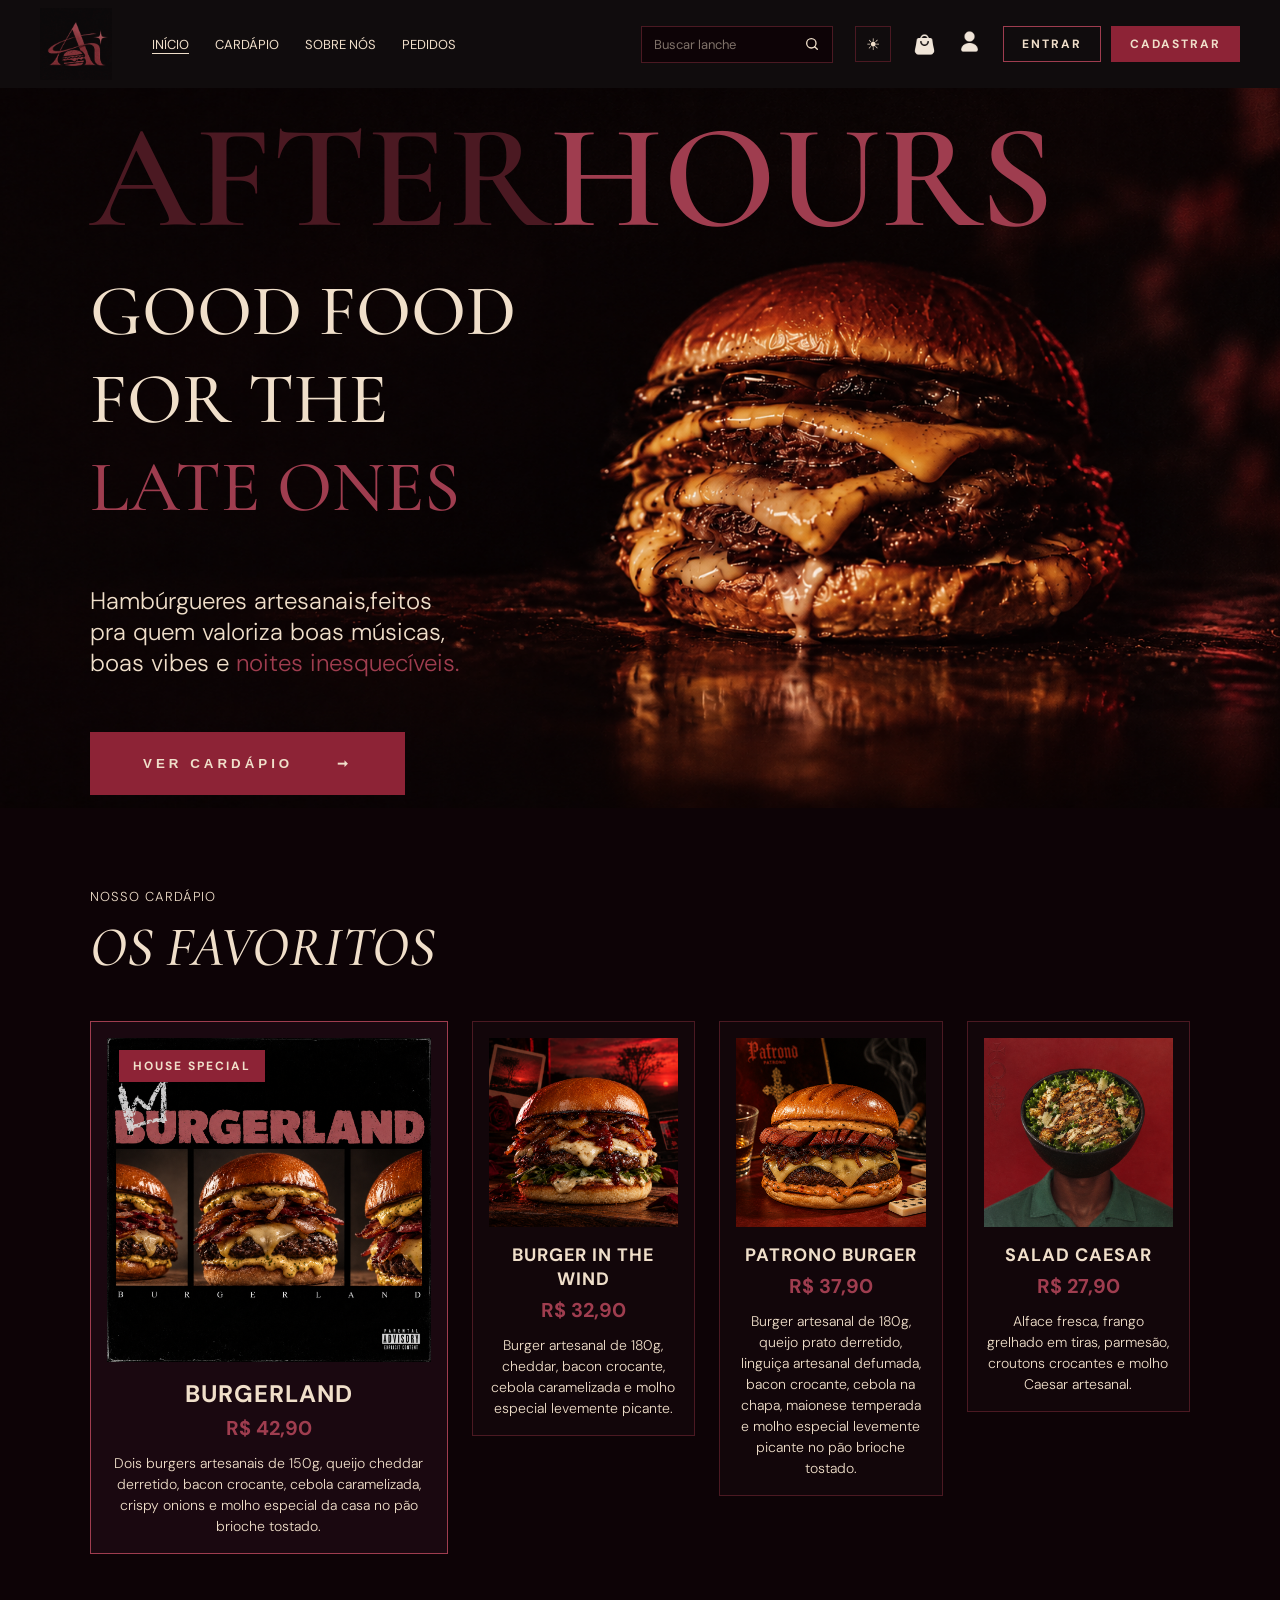
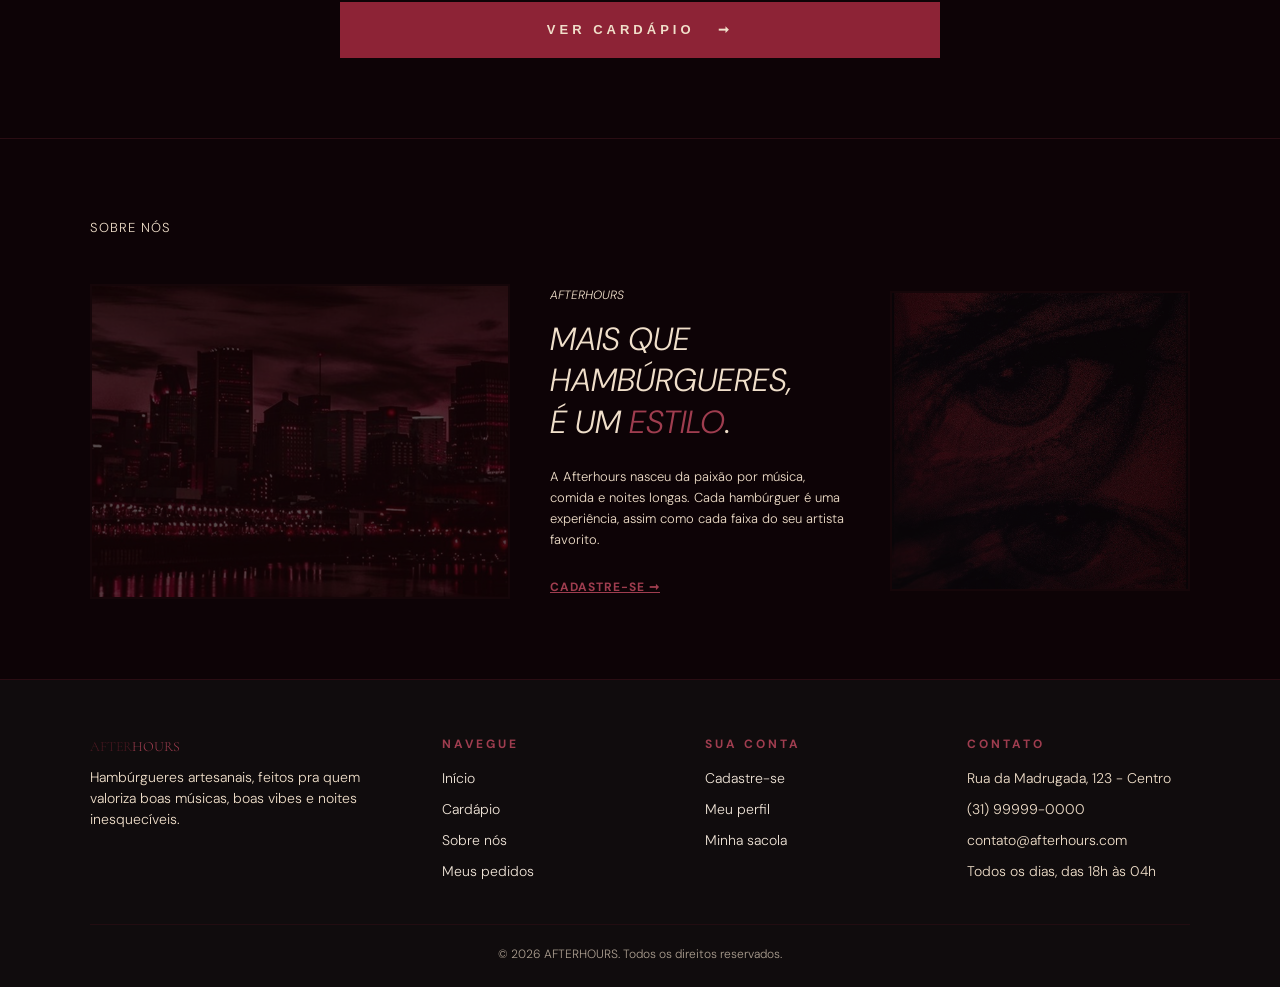
<file: index.html>
<!DOCTYPE html>
<html lang="pt-BR">
<head>
    <meta charset="UTF-8">
    <meta name="viewport" content="width=device-width, initial-scale=1.0">
    <title>AFTERHOURS</title>
    <link rel="stylesheet" href="style.css">
    <link rel="stylesheet" href="paginas.css">
    <link rel="stylesheet" href="tema.css">
    <script>try{document.documentElement.setAttribute("data-tema",localStorage.getItem("tema")==="\"claro\""?"claro":"escuro")}catch(e){}</script>
    <link rel="preconnect" href="https://fonts.googleapis.com">
    <link rel="preconnect" href="https://fonts.gstatic.com" crossorigin>
    <link href="https://fonts.googleapis.com/css2?family=DM+Sans:ital,opsz,wght@0,9..40,100..1000;1,9..40,100..1000&display=swap" rel="stylesheet">
    <link href="https://fonts.googleapis.com/css2?family=Cormorant+Garamond:ital,wght@0,300..700;1,300..700&display=swap" rel="stylesheet">
</head>
<body>
    <header class="header">
        <div class="header-container">
            <a href="index.html" class="logo">
                <img src="imgs/Logo.jpeg" alt="Logo" class="logoheader">
            </a>

            <nav class="nav-menu" id="nav-menu">
                <a href="index.html" class="active">INÍCIO</a>
                <a href="cardapio.html">CARDÁPIO</a>
                <a href="index.html#sobre">SOBRE NÓS</a>
                <a href="pedidos.html">PEDIDOS</a>
                <a href="perfil.html" class="so-mobile">PERFIL</a>
                <form class="form-busca busca-menu so-mobile" role="search">
                    <input type="search" name="q" placeholder="Buscar lanche" maxlength="40" aria-label="Buscar lanche">
                    <button type="submit" aria-label="Buscar"><svg width="16" height="16" viewBox="0 0 24 24" fill="none" stroke="currentColor" stroke-width="2" stroke-linecap="round"><circle cx="11" cy="11" r="7"></circle><path d="M20 20l-4-4"></path></svg></button>
                </form>
                <div class="conta conta-mobile so-mobile">
                    <button type="button" class="botao-entrar" data-abrir-login>ENTRAR</button>
                    <a href="cadastro.html" class="botao-cadastrar">CADASTRAR</a>
                </div>
            </nav>

            <div class="header-icons">
                <form class="form-busca busca-topo" role="search">
                    <input type="search" name="q" placeholder="Buscar lanche" maxlength="40" aria-label="Buscar lanche">
                    <button type="submit" aria-label="Buscar"><svg width="16" height="16" viewBox="0 0 24 24" fill="none" stroke="currentColor" stroke-width="2" stroke-linecap="round"><circle cx="11" cy="11" r="7"></circle><path d="M20 20l-4-4"></path></svg></button>
                </form>
                <button type="button" class="botao-tema" data-tema-botao aria-label="Alternar modo claro e escuro">☀</button>
                <a href="sacola.html" class="icone-sacola">
                    <img src="imgs/carrin.png" alt="Sacola">
                    <span class="contador zero" data-contador>0</span>
                </a>
                <a href="perfil.html" class="icone-perfil">
                    <img src="imgs/user.png" alt="Perfil">
                </a>
                <div class="conta conta-desktop">
                    <button type="button" class="botao-entrar" data-abrir-login>ENTRAR</button>
                    <a href="cadastro.html" class="botao-cadastrar">CADASTRAR</a>
                </div>
            </div>

            <button class="menu-toggle" id="menu-toggle" aria-label="Abrir menu">
                <span></span>
                <span></span>
                <span></span>
            </button>
        </div>
    </header>

    <div class="banner-container">
        <h1><span class="corzinha1">AFTER</span><span class="corzinha2">HOURS</span></h1>
        <h2>GOOD FOOD <br>FOR THE <br><span class="corzinha2">LATE ONES</span></h2>
        <br><br><br>
        <p>Hambúrgueres artesanais,<br class="br-mobile">feitos <br>pra quem valoriza <br class="br-mobile">boas músicas, <br>boas vibes <br class="br-mobile">e <span class="corzinha2">noites inesquecíveis.</span></p>
        <br><br><br>
        <button onclick="location.href='cardapio.html'">VER CARDÁPIO <span>➞</span></button>
    </div>

    <section class="favoritos">
        <p class="subtitulo">NOSSO CARDÁPIO</p>
        <h2 class="titulo">OS FAVORITOS</h2>

        <div class="lista-favoritos">
            <div class="card card-destaque">
                <span class="etiqueta">HOUSE SPECIAL</span>
                <div class="imagem"><img src="imgs/BURGUERS/Burgerland.png" alt="Burgerland"></div>
                <h3 class="nome">BURGERLAND</h3>
                <p class="preco">R$ 42,90</p>
                <p class="descricao">Dois burgers artesanais de 150g, queijo cheddar derretido, bacon crocante, cebola caramelizada, crispy onions e molho especial da casa no pão brioche tostado.</p>
            </div>

            <div class="card">
                <div class="imagem"><img src="imgs/BURGUERS/Burger in the wind.png" alt="Burger in the Wind"></div>
                <h3 class="nome">BURGER IN THE WIND</h3>
                <p class="preco">R$ 32,90</p>
                <p class="descricao">Burger artesanal de 180g, cheddar, bacon crocante, cebola caramelizada e molho especial levemente picante.</p>
            </div>

            <div class="card">
                <div class="imagem"><img src="imgs/BURGUERS/Patrono Burger.png" alt="Patrono Burger"></div>
                <h3 class="nome">PATRONO BURGER</h3>
                <p class="preco">R$ 37,90</p>
                <p class="descricao">Burger artesanal de 180g, queijo prato derretido, linguiça artesanal defumada, bacon crocante, cebola na chapa, maionese temperada e molho especial levemente picante no pão brioche tostado.</p>
            </div>

            <div class="card">
                <div class="imagem"><img src="imgs/BURGUERS/SaladCaesar.png" alt="Salad Caesar"></div>
                <h3 class="nome">SALAD CAESAR</h3>
                <p class="preco">R$ 27,90</p>
                <p class="descricao">Alface fresca, frango grelhado em tiras, parmesão, croutons crocantes e molho Caesar artesanal.</p>
            </div>
        </div>

        <button class="botao-cardapio" onclick="location.href='cardapio.html'">VER CARDÁPIO <span>➞</span></button>
    </section>

    <section class="sobre" id="sobre">
        <p class="subtitulo">SOBRE NÓS</p>

        <div class="sobre-grid">
            <div class="imagem imagem-sobre"><img src="imgs/img sobre nos 1.png" alt=""></div>

            <div class="sobre-texto">
                <p class="sobre-marca">AFTERHOURS</p>
                <h2 class="sobre-titulo">MAIS QUE <br>HAMBÚRGUERES, <br>É UM <span class="destaque">ESTILO</span>.</h2>
                <p class="sobre-descricao">A Afterhours nasceu da paixão por música, comida e noites longas. Cada hambúrguer é uma experiência, assim como cada faixa do seu artista favorito.</p>
                <a href="cadastro.html" class="sobre-link">CADASTRE-SE ➞</a>
            </div>

            <div class="imagem imagem-sobre"><img src="imgs/img sobre nos 2.png" alt=""></div>
        </div>
    </section>

    <div id="rodape"></div>

    <script src="produtos.js"></script>
    <script src="dados.js"></script>
    <script src="mascaras.js"></script>
    <script src="script.js"></script>
</body>
</html>
</file>
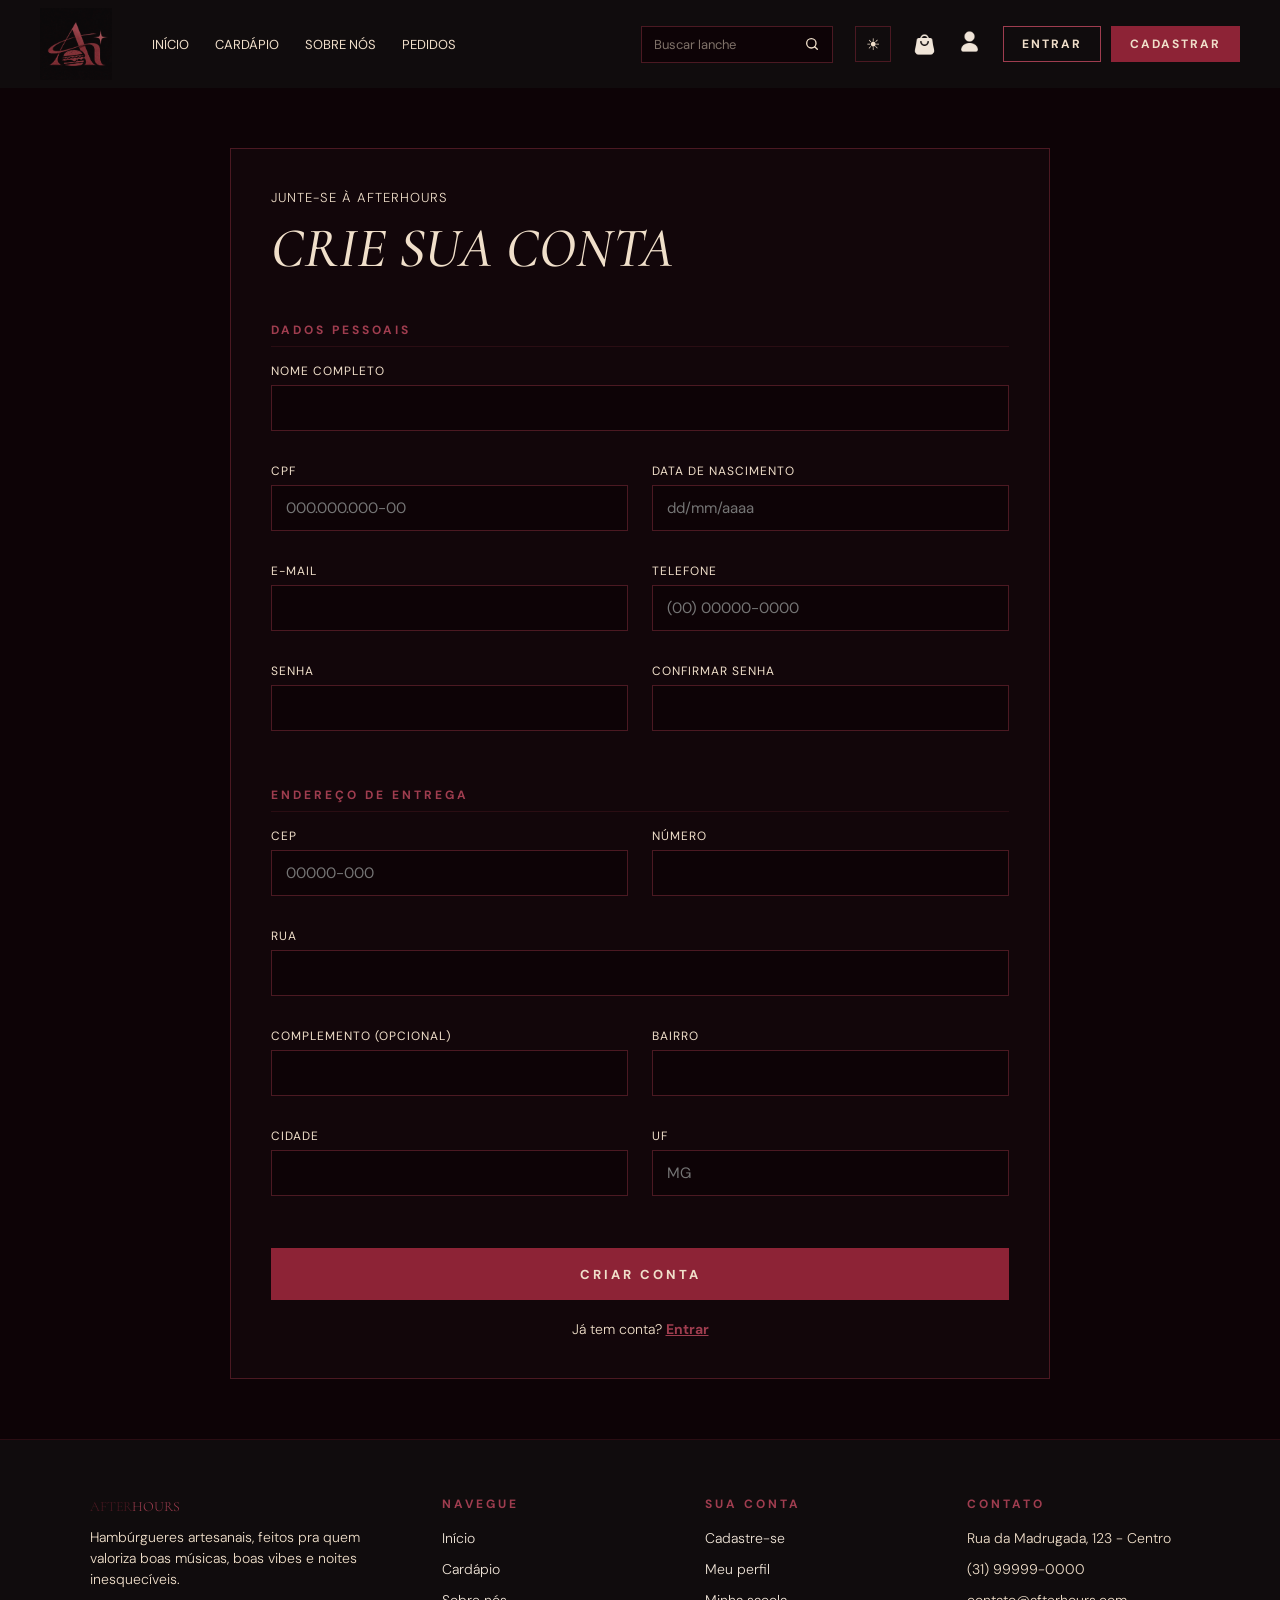
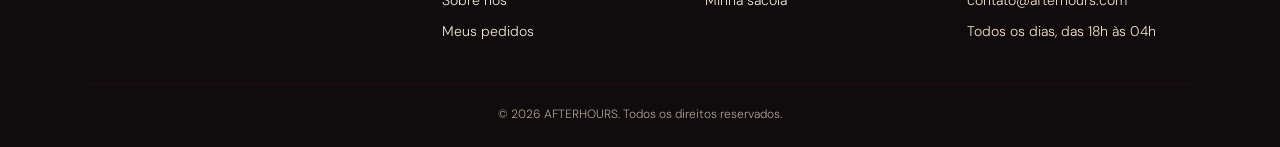
<file: cadastro.html>
<!DOCTYPE html>
<html lang="pt-BR">
<head>
    <meta charset="UTF-8">
    <meta name="viewport" content="width=device-width, initial-scale=1.0">
    <title>Cadastro | AFTERHOURS</title>
    <link rel="stylesheet" href="style.css">
    <link rel="stylesheet" href="paginas.css">
    <link rel="stylesheet" href="tema.css">
    <script>try{document.documentElement.setAttribute("data-tema",localStorage.getItem("tema")==="\"claro\""?"claro":"escuro")}catch(e){}</script>
    <link rel="preconnect" href="https://fonts.googleapis.com">
    <link rel="preconnect" href="https://fonts.gstatic.com" crossorigin>
    <link href="https://fonts.googleapis.com/css2?family=DM+Sans:ital,opsz,wght@0,9..40,100..1000;1,9..40,100..1000&display=swap" rel="stylesheet">
    <link href="https://fonts.googleapis.com/css2?family=Cormorant+Garamond:ital,wght@0,300..700;1,300..700&display=swap" rel="stylesheet">
</head>
<body>
    <header class="header">
        <div class="header-container">
            <a href="index.html" class="logo">
                <img src="imgs/Logo.jpeg" alt="Logo" class="logoheader">
            </a>

            <nav class="nav-menu" id="nav-menu">
                <a href="index.html">INÍCIO</a>
                <a href="cardapio.html">CARDÁPIO</a>
                <a href="index.html#sobre">SOBRE NÓS</a>
                <a href="pedidos.html">PEDIDOS</a>
                <a href="perfil.html" class="so-mobile">PERFIL</a>
                <form class="form-busca busca-menu so-mobile" role="search">
                    <input type="search" name="q" placeholder="Buscar lanche" maxlength="40" aria-label="Buscar lanche">
                    <button type="submit" aria-label="Buscar"><svg width="16" height="16" viewBox="0 0 24 24" fill="none" stroke="currentColor" stroke-width="2" stroke-linecap="round"><circle cx="11" cy="11" r="7"></circle><path d="M20 20l-4-4"></path></svg></button>
                </form>
                <div class="conta conta-mobile so-mobile">
                    <button type="button" class="botao-entrar" data-abrir-login>ENTRAR</button>
                    <a href="cadastro.html" class="botao-cadastrar">CADASTRAR</a>
                </div>
            </nav>

            <div class="header-icons">
                <form class="form-busca busca-topo" role="search">
                    <input type="search" name="q" placeholder="Buscar lanche" maxlength="40" aria-label="Buscar lanche">
                    <button type="submit" aria-label="Buscar"><svg width="16" height="16" viewBox="0 0 24 24" fill="none" stroke="currentColor" stroke-width="2" stroke-linecap="round"><circle cx="11" cy="11" r="7"></circle><path d="M20 20l-4-4"></path></svg></button>
                </form>
                <button type="button" class="botao-tema" data-tema-botao aria-label="Alternar modo claro e escuro">☀</button>
                <a href="sacola.html" class="icone-sacola">
                    <img src="imgs/carrin.png" alt="Sacola">
                    <span class="contador zero" data-contador>0</span>
                </a>
                <a href="perfil.html" class="icone-perfil">
                    <img src="imgs/user.png" alt="Perfil">
                </a>
                <div class="conta conta-desktop">
                    <button type="button" class="botao-entrar" data-abrir-login>ENTRAR</button>
                    <a href="cadastro.html" class="botao-cadastrar">CADASTRAR</a>
                </div>
            </div>

            <button class="menu-toggle" id="menu-toggle" aria-label="Abrir menu">
                <span></span>
                <span></span>
                <span></span>
            </button>
        </div>
    </header>

    <main class="pagina">
        <div class="caixa-form">
            <p class="subtitulo">JUNTE-SE À AFTERHOURS</p>
            <h1 class="titulo">CRIE SUA CONTA</h1>

            <form id="form-cadastro" novalidate>
                <h2 class="secao">DADOS PESSOAIS</h2>
                <div class="grade-form">
                    <label class="campo campo-inteiro">
                        <span>Nome completo</span>
                        <input type="text" name="nome" maxlength="60" data-mascara="nome" data-regra="nome" autocomplete="name">
                        <small class="erro"></small>
                    </label>
                    <label class="campo">
                        <span>CPF</span>
                        <input type="text" name="cpf" maxlength="14" inputmode="numeric" placeholder="000.000.000-00" data-mascara="cpf" data-regra="cpf">
                        <small class="erro"></small>
                    </label>
                    <label class="campo">
                        <span>Data de nascimento</span>
                        <input type="text" name="nascimento" maxlength="10" inputmode="numeric" placeholder="dd/mm/aaaa" data-mascara="data" data-regra="nascimento" autocomplete="bday">
                        <small class="erro"></small>
                    </label>
                    <label class="campo">
                        <span>E-mail</span>
                        <input type="email" name="email" maxlength="80" data-regra="email" autocomplete="email">
                        <small class="erro"></small>
                    </label>
                    <label class="campo">
                        <span>Telefone</span>
                        <input type="text" name="telefone" maxlength="15" inputmode="numeric" placeholder="(00) 00000-0000" data-mascara="telefone" data-regra="telefone" autocomplete="tel">
                        <small class="erro"></small>
                    </label>
                    <label class="campo">
                        <span>Senha</span>
                        <input type="password" name="senha" maxlength="20" data-regra="senha" autocomplete="new-password">
                        <small class="erro"></small>
                    </label>
                    <label class="campo">
                        <span>Confirmar senha</span>
                        <input type="password" name="confirmar" maxlength="20" data-regra="confirmar" autocomplete="new-password">
                        <small class="erro"></small>
                    </label>
                </div>

                <h2 class="secao">ENDEREÇO DE ENTREGA</h2>
                <div class="grade-form">
                    <label class="campo">
                        <span>CEP</span>
                        <input type="text" name="cep" maxlength="9" inputmode="numeric" placeholder="00000-000" data-mascara="cep" data-regra="cep" autocomplete="postal-code">
                        <small class="erro"></small>
                    </label>
                    <label class="campo">
                        <span>Número</span>
                        <input type="text" name="numero" maxlength="6" inputmode="numeric" data-numerico data-regra="numero">
                        <small class="erro"></small>
                    </label>
                    <label class="campo campo-inteiro">
                        <span>Rua</span>
                        <input type="text" name="rua" maxlength="60" data-regra="texto" autocomplete="address-line1">
                        <small class="erro"></small>
                    </label>
                    <label class="campo">
                        <span>Complemento (opcional)</span>
                        <input type="text" name="complemento" maxlength="30">
                        <small class="erro"></small>
                    </label>
                    <label class="campo">
                        <span>Bairro</span>
                        <input type="text" name="bairro" maxlength="40" data-regra="texto">
                        <small class="erro"></small>
                    </label>
                    <label class="campo">
                        <span>Cidade</span>
                        <input type="text" name="cidade" maxlength="40" data-regra="texto" autocomplete="address-level2">
                        <small class="erro"></small>
                    </label>
                    <label class="campo">
                        <span>UF</span>
                        <input type="text" name="uf" maxlength="2" placeholder="MG" data-mascara="uf" data-regra="uf" autocomplete="address-level1">
                        <small class="erro"></small>
                    </label>
                </div>

                <button type="submit" class="botao">CRIAR CONTA</button>
                <p class="form-rodape">Já tem conta? <button type="button" class="link-botao" data-abrir-login>Entrar</button></p>
            </form>
        </div>
    </main>

    <div id="rodape"></div>

    <script src="produtos.js"></script>
    <script src="dados.js"></script>
    <script src="mascaras.js"></script>
    <script src="script.js"></script>
    <script src="cadastro.js"></script>
</body>
</html>
</file>
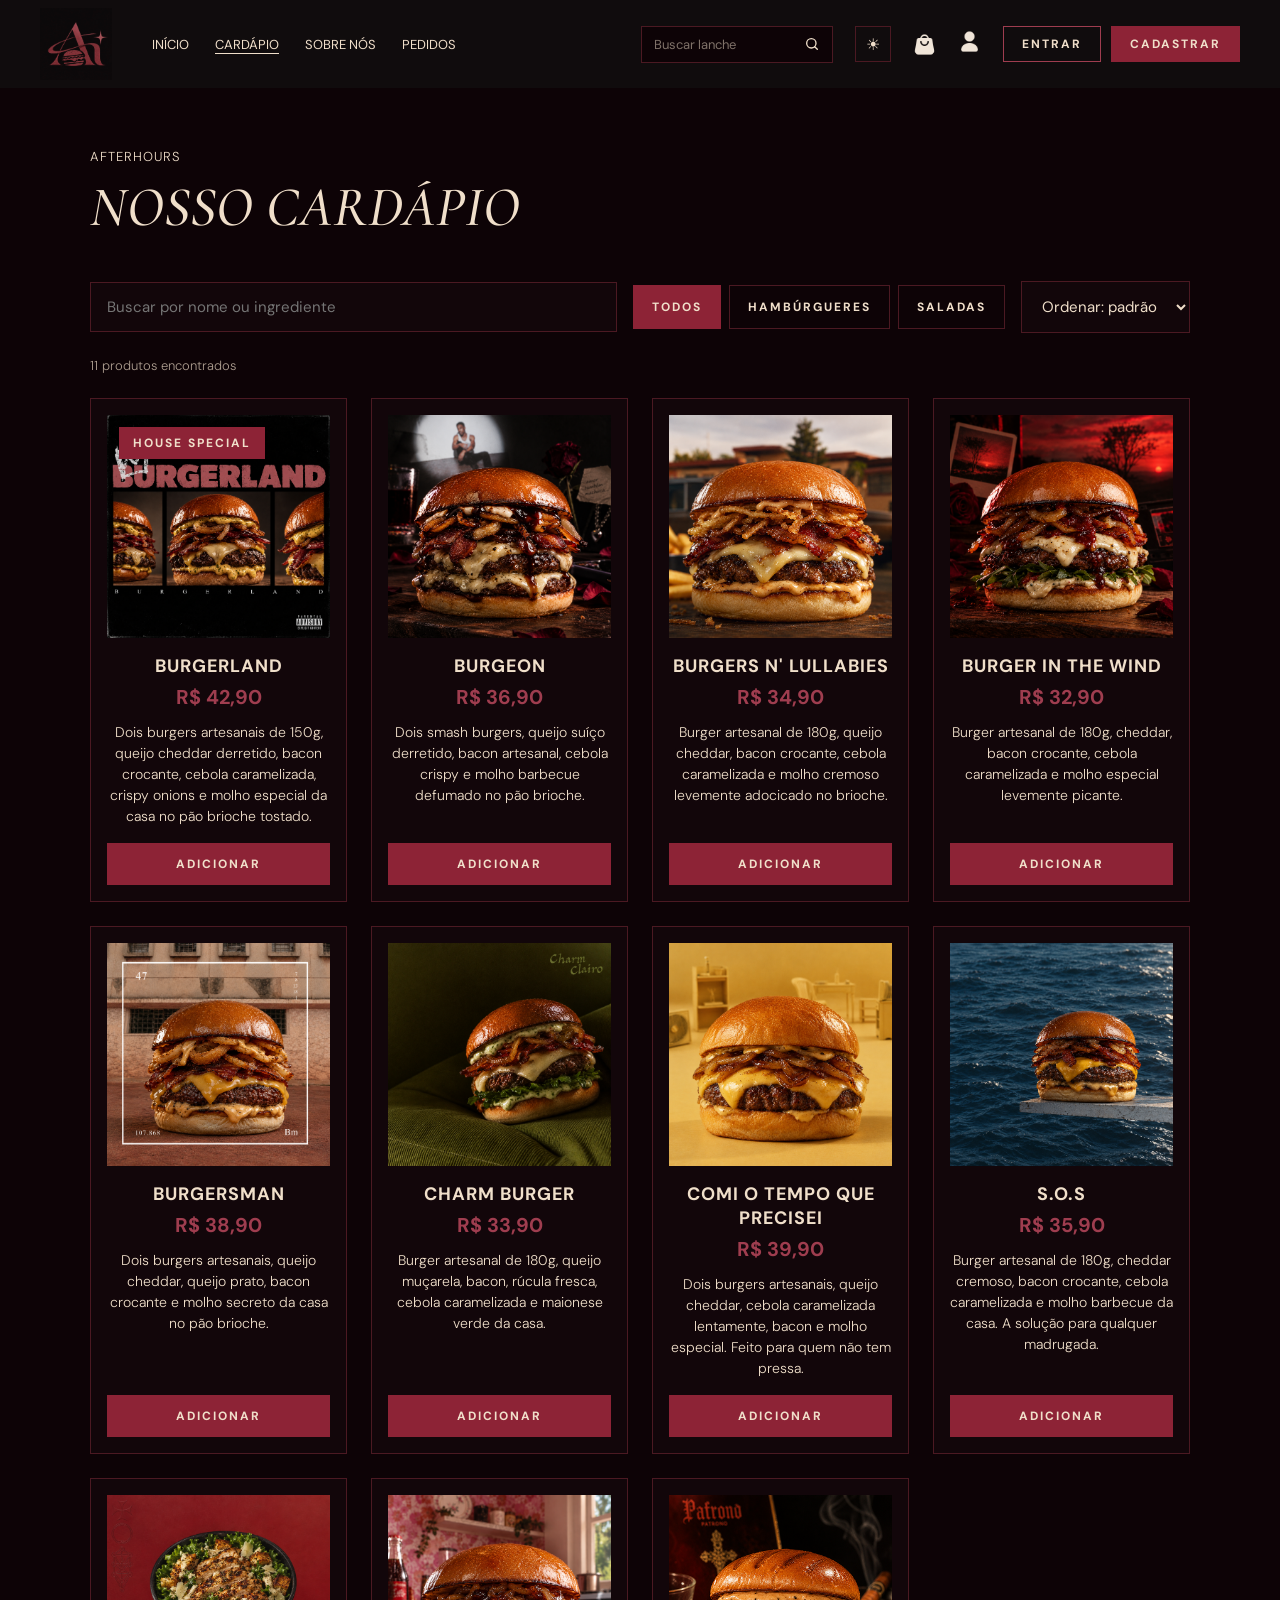
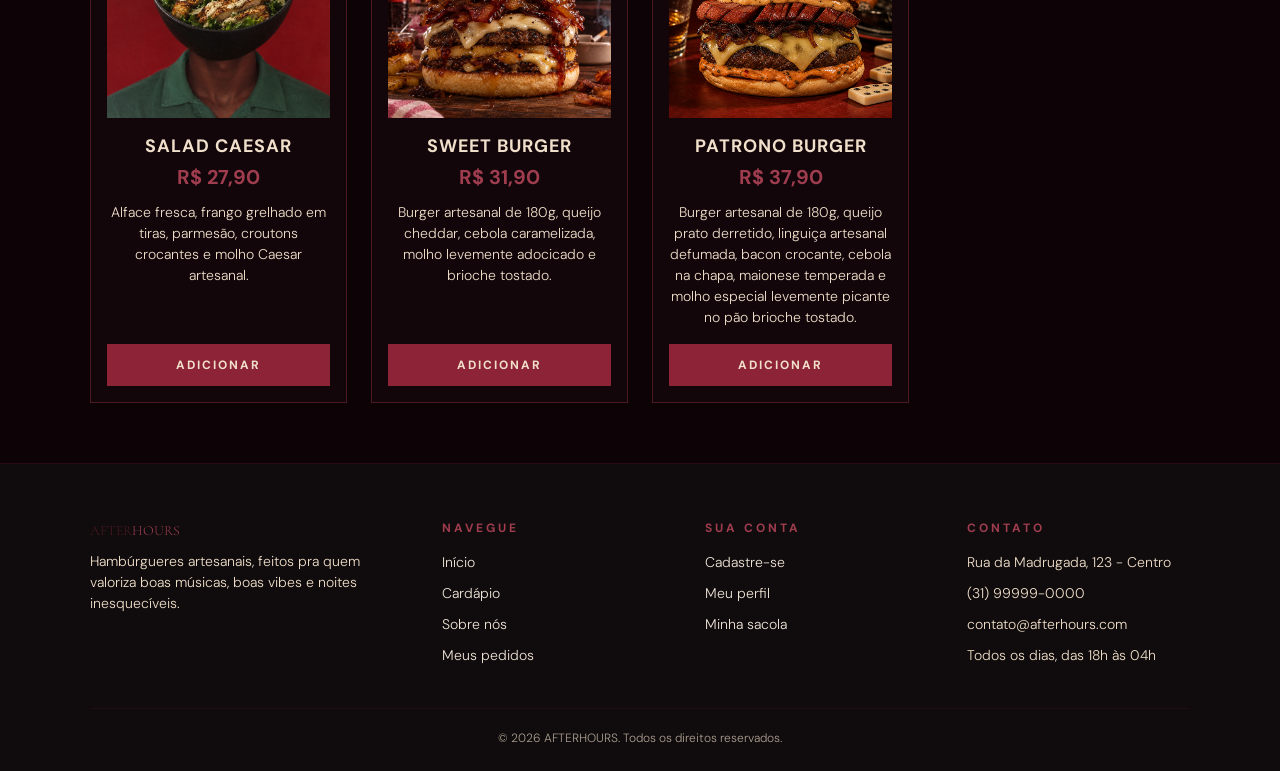
<file: cardapio.html>
<!DOCTYPE html>
<html lang="pt-BR">
<head>
    <meta charset="UTF-8">
    <meta name="viewport" content="width=device-width, initial-scale=1.0">
    <title>Cardápio | AFTERHOURS</title>
    <link rel="stylesheet" href="style.css">
    <link rel="stylesheet" href="paginas.css">
    <link rel="stylesheet" href="tema.css">
    <script>try{document.documentElement.setAttribute("data-tema",localStorage.getItem("tema")==="\"claro\""?"claro":"escuro")}catch(e){}</script>
    <link rel="preconnect" href="https://fonts.googleapis.com">
    <link rel="preconnect" href="https://fonts.gstatic.com" crossorigin>
    <link href="https://fonts.googleapis.com/css2?family=DM+Sans:ital,opsz,wght@0,9..40,100..1000;1,9..40,100..1000&display=swap" rel="stylesheet">
    <link href="https://fonts.googleapis.com/css2?family=Cormorant+Garamond:ital,wght@0,300..700;1,300..700&display=swap" rel="stylesheet">
</head>
<body>
    <header class="header">
        <div class="header-container">
            <a href="index.html" class="logo">
                <img src="imgs/Logo.jpeg" alt="Logo" class="logoheader">
            </a>

            <nav class="nav-menu" id="nav-menu">
                <a href="index.html">INÍCIO</a>
                <a href="cardapio.html" class="active">CARDÁPIO</a>
                <a href="index.html#sobre">SOBRE NÓS</a>
                <a href="pedidos.html">PEDIDOS</a>
                <a href="perfil.html" class="so-mobile">PERFIL</a>
                <form class="form-busca busca-menu so-mobile" role="search">
                    <input type="search" name="q" placeholder="Buscar lanche" maxlength="40" aria-label="Buscar lanche">
                    <button type="submit" aria-label="Buscar"><svg width="16" height="16" viewBox="0 0 24 24" fill="none" stroke="currentColor" stroke-width="2" stroke-linecap="round"><circle cx="11" cy="11" r="7"></circle><path d="M20 20l-4-4"></path></svg></button>
                </form>
                <div class="conta conta-mobile so-mobile">
                    <button type="button" class="botao-entrar" data-abrir-login>ENTRAR</button>
                    <a href="cadastro.html" class="botao-cadastrar">CADASTRAR</a>
                </div>
            </nav>

            <div class="header-icons">
                <form class="form-busca busca-topo" role="search">
                    <input type="search" name="q" placeholder="Buscar lanche" maxlength="40" aria-label="Buscar lanche">
                    <button type="submit" aria-label="Buscar"><svg width="16" height="16" viewBox="0 0 24 24" fill="none" stroke="currentColor" stroke-width="2" stroke-linecap="round"><circle cx="11" cy="11" r="7"></circle><path d="M20 20l-4-4"></path></svg></button>
                </form>
                <button type="button" class="botao-tema" data-tema-botao aria-label="Alternar modo claro e escuro">☀</button>
                <a href="sacola.html" class="icone-sacola">
                    <img src="imgs/carrin.png" alt="Sacola">
                    <span class="contador zero" data-contador>0</span>
                </a>
                <a href="perfil.html" class="icone-perfil">
                    <img src="imgs/user.png" alt="Perfil">
                </a>
                <div class="conta conta-desktop">
                    <button type="button" class="botao-entrar" data-abrir-login>ENTRAR</button>
                    <a href="cadastro.html" class="botao-cadastrar">CADASTRAR</a>
                </div>
            </div>

            <button class="menu-toggle" id="menu-toggle" aria-label="Abrir menu">
                <span></span>
                <span></span>
                <span></span>
            </button>
        </div>
    </header>

    <main class="pagina">
        <p class="subtitulo">AFTERHOURS</p>
        <h1 class="titulo">NOSSO CARDÁPIO</h1>

        <div class="ferramentas">
            <div class="campo-busca">
                <input type="search" id="busca-cardapio" placeholder="Buscar por nome ou ingrediente" maxlength="40" aria-label="Buscar produto">
            </div>
            <div class="filtros" id="filtros"></div>
            <select id="ordenar" class="seletor" aria-label="Ordenar">
                <option value="padrao">Ordenar: padrão</option>
                <option value="menor">Menor preço</option>
                <option value="maior">Maior preço</option>
                <option value="nome">A - Z</option>
            </select>
        </div>

        <p class="resultado" id="resultado"></p>

        <div class="lista-produtos" id="lista-produtos"></div>
    </main>

    <div id="rodape"></div>

    <script src="produtos.js"></script>
    <script src="dados.js"></script>
    <script src="mascaras.js"></script>
    <script src="script.js"></script>
    <script src="cardapio.js"></script>
</body>
</html>
</file>
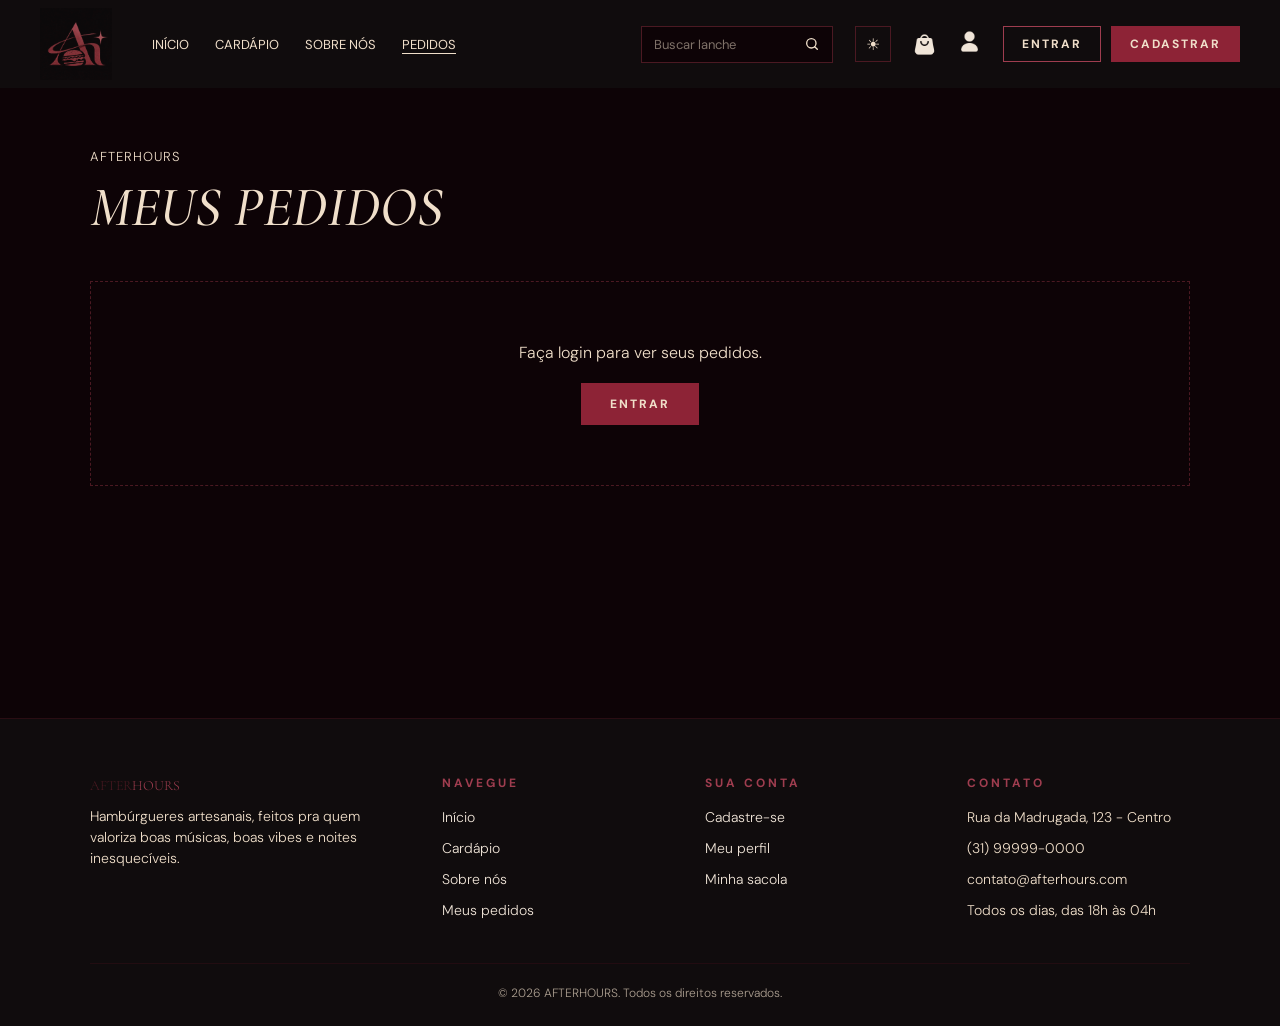
<file: pedidos.html>
<!DOCTYPE html>
<html lang="pt-BR">
<head>
    <meta charset="UTF-8">
    <meta name="viewport" content="width=device-width, initial-scale=1.0">
    <title>Meus pedidos | AFTERHOURS</title>
    <link rel="stylesheet" href="style.css">
    <link rel="stylesheet" href="paginas.css">
    <link rel="stylesheet" href="tema.css">
    <script>try{document.documentElement.setAttribute("data-tema",localStorage.getItem("tema")==="\"claro\""?"claro":"escuro")}catch(e){}</script>
    <link rel="preconnect" href="https://fonts.googleapis.com">
    <link rel="preconnect" href="https://fonts.gstatic.com" crossorigin>
    <link href="https://fonts.googleapis.com/css2?family=DM+Sans:ital,opsz,wght@0,9..40,100..1000;1,9..40,100..1000&display=swap" rel="stylesheet">
    <link href="https://fonts.googleapis.com/css2?family=Cormorant+Garamond:ital,wght@0,300..700;1,300..700&display=swap" rel="stylesheet">
</head>
<body>
    <header class="header">
        <div class="header-container">
            <a href="index.html" class="logo">
                <img src="imgs/Logo.jpeg" alt="Logo" class="logoheader">
            </a>

            <nav class="nav-menu" id="nav-menu">
                <a href="index.html">INÍCIO</a>
                <a href="cardapio.html">CARDÁPIO</a>
                <a href="index.html#sobre">SOBRE NÓS</a>
                <a href="pedidos.html" class="active">PEDIDOS</a>
                <a href="perfil.html" class="so-mobile">PERFIL</a>
                <form class="form-busca busca-menu so-mobile" role="search">
                    <input type="search" name="q" placeholder="Buscar lanche" maxlength="40" aria-label="Buscar lanche">
                    <button type="submit" aria-label="Buscar"><svg width="16" height="16" viewBox="0 0 24 24" fill="none" stroke="currentColor" stroke-width="2" stroke-linecap="round"><circle cx="11" cy="11" r="7"></circle><path d="M20 20l-4-4"></path></svg></button>
                </form>
                <div class="conta conta-mobile so-mobile">
                    <button type="button" class="botao-entrar" data-abrir-login>ENTRAR</button>
                    <a href="cadastro.html" class="botao-cadastrar">CADASTRAR</a>
                </div>
            </nav>

            <div class="header-icons">
                <form class="form-busca busca-topo" role="search">
                    <input type="search" name="q" placeholder="Buscar lanche" maxlength="40" aria-label="Buscar lanche">
                    <button type="submit" aria-label="Buscar"><svg width="16" height="16" viewBox="0 0 24 24" fill="none" stroke="currentColor" stroke-width="2" stroke-linecap="round"><circle cx="11" cy="11" r="7"></circle><path d="M20 20l-4-4"></path></svg></button>
                </form>
                <button type="button" class="botao-tema" data-tema-botao aria-label="Alternar modo claro e escuro">☀</button>
                <a href="sacola.html" class="icone-sacola">
                    <img src="imgs/carrin.png" alt="Sacola">
                    <span class="contador zero" data-contador>0</span>
                </a>
                <a href="perfil.html" class="icone-perfil">
                    <img src="imgs/user.png" alt="Perfil">
                </a>
                <div class="conta conta-desktop">
                    <button type="button" class="botao-entrar" data-abrir-login>ENTRAR</button>
                    <a href="cadastro.html" class="botao-cadastrar">CADASTRAR</a>
                </div>
            </div>

            <button class="menu-toggle" id="menu-toggle" aria-label="Abrir menu">
                <span></span>
                <span></span>
                <span></span>
            </button>
        </div>
    </header>

    <main class="pagina">
        <p class="subtitulo">AFTERHOURS</p>
        <h1 class="titulo">MEUS PEDIDOS</h1>

        <div class="vazio" id="precisa-login" hidden>
            <p>Faça login para ver seus pedidos.</p>
            <button type="button" class="botao botao-pequeno" data-abrir-login>ENTRAR</button>
        </div>

        <div id="conteudo-pedidos" hidden>
            <div class="ferramentas">
                <div class="campo-busca">
                    <input type="search" id="busca-pedidos" placeholder="Buscar por número ou item" maxlength="40" aria-label="Buscar pedido">
                </div>
            </div>
            <div id="lista-pedidos"></div>
        </div>
    </main>

    <div id="rodape"></div>

    <script src="produtos.js"></script>
    <script src="dados.js"></script>
    <script src="mascaras.js"></script>
    <script src="script.js"></script>
    <script src="pedidos.js"></script>
</body>
</html>
</file>
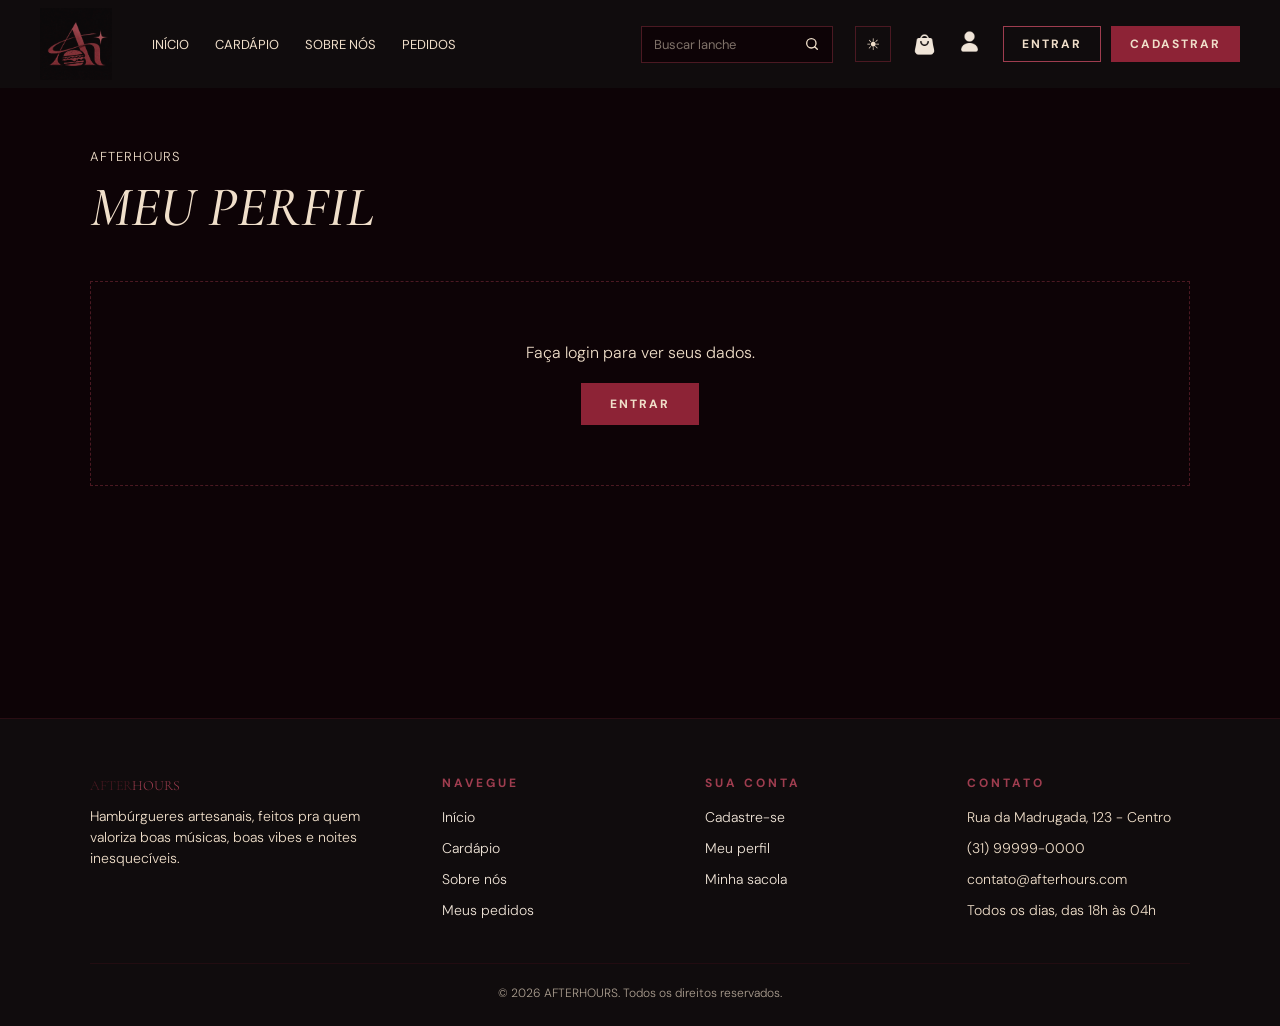
<file: perfil.html>
<!DOCTYPE html>
<html lang="pt-BR">
<head>
    <meta charset="UTF-8">
    <meta name="viewport" content="width=device-width, initial-scale=1.0">
    <title>Perfil | AFTERHOURS</title>
    <link rel="stylesheet" href="style.css">
    <link rel="stylesheet" href="paginas.css">
    <link rel="stylesheet" href="tema.css">
    <script>try{document.documentElement.setAttribute("data-tema",localStorage.getItem("tema")==="\"claro\""?"claro":"escuro")}catch(e){}</script>
    <link rel="preconnect" href="https://fonts.googleapis.com">
    <link rel="preconnect" href="https://fonts.gstatic.com" crossorigin>
    <link href="https://fonts.googleapis.com/css2?family=DM+Sans:ital,opsz,wght@0,9..40,100..1000;1,9..40,100..1000&display=swap" rel="stylesheet">
    <link href="https://fonts.googleapis.com/css2?family=Cormorant+Garamond:ital,wght@0,300..700;1,300..700&display=swap" rel="stylesheet">
</head>
<body>
    <header class="header">
        <div class="header-container">
            <a href="index.html" class="logo">
                <img src="imgs/Logo.jpeg" alt="Logo" class="logoheader">
            </a>

            <nav class="nav-menu" id="nav-menu">
                <a href="index.html">INÍCIO</a>
                <a href="cardapio.html">CARDÁPIO</a>
                <a href="index.html#sobre">SOBRE NÓS</a>
                <a href="pedidos.html">PEDIDOS</a>
                <a href="perfil.html" class="active so-mobile">PERFIL</a>
                <form class="form-busca busca-menu so-mobile" role="search">
                    <input type="search" name="q" placeholder="Buscar lanche" maxlength="40" aria-label="Buscar lanche">
                    <button type="submit" aria-label="Buscar"><svg width="16" height="16" viewBox="0 0 24 24" fill="none" stroke="currentColor" stroke-width="2" stroke-linecap="round"><circle cx="11" cy="11" r="7"></circle><path d="M20 20l-4-4"></path></svg></button>
                </form>
                <div class="conta conta-mobile so-mobile">
                    <button type="button" class="botao-entrar" data-abrir-login>ENTRAR</button>
                    <a href="cadastro.html" class="botao-cadastrar">CADASTRAR</a>
                </div>
            </nav>

            <div class="header-icons">
                <form class="form-busca busca-topo" role="search">
                    <input type="search" name="q" placeholder="Buscar lanche" maxlength="40" aria-label="Buscar lanche">
                    <button type="submit" aria-label="Buscar"><svg width="16" height="16" viewBox="0 0 24 24" fill="none" stroke="currentColor" stroke-width="2" stroke-linecap="round"><circle cx="11" cy="11" r="7"></circle><path d="M20 20l-4-4"></path></svg></button>
                </form>
                <button type="button" class="botao-tema" data-tema-botao aria-label="Alternar modo claro e escuro">☀</button>
                <a href="sacola.html" class="icone-sacola">
                    <img src="imgs/carrin.png" alt="Sacola">
                    <span class="contador zero" data-contador>0</span>
                </a>
                <a href="perfil.html" class="icone-perfil">
                    <img src="imgs/user.png" alt="Perfil">
                </a>
                <div class="conta conta-desktop">
                    <button type="button" class="botao-entrar" data-abrir-login>ENTRAR</button>
                    <a href="cadastro.html" class="botao-cadastrar">CADASTRAR</a>
                </div>
            </div>

            <button class="menu-toggle" id="menu-toggle" aria-label="Abrir menu">
                <span></span>
                <span></span>
                <span></span>
            </button>
        </div>
    </header>

    <main class="pagina">
        <p class="subtitulo">AFTERHOURS</p>
        <h1 class="titulo">MEU PERFIL</h1>

        <div class="vazio" id="precisa-login" hidden>
            <p>Faça login para ver seus dados.</p>
            <button type="button" class="botao botao-pequeno" data-abrir-login>ENTRAR</button>
        </div>

        <div class="caixa-form" id="conteudo-perfil" hidden>
            <p class="saudacao" id="saudacao"></p>
            <p class="saudacao-info" id="info-pedidos"></p>

            <form id="form-perfil" novalidate>
                <h2 class="secao">DADOS PESSOAIS</h2>
                <div class="grade-form">
                    <label class="campo campo-inteiro">
                        <span>Nome completo</span>
                        <input type="text" name="nome" maxlength="60" data-mascara="nome" data-regra="nome">
                        <small class="erro"></small>
                    </label>
                    <label class="campo">
                        <span>CPF</span>
                        <input type="text" name="cpf" maxlength="14" readonly>
                        <small class="erro"></small>
                    </label>
                    <label class="campo">
                        <span>Data de nascimento</span>
                        <input type="text" name="nascimento" maxlength="10" inputmode="numeric" placeholder="dd/mm/aaaa" data-mascara="data" data-regra="nascimento">
                        <small class="erro"></small>
                    </label>
                    <label class="campo">
                        <span>E-mail</span>
                        <input type="email" name="email" maxlength="80" readonly>
                        <small class="erro"></small>
                    </label>
                    <label class="campo">
                        <span>Telefone</span>
                        <input type="text" name="telefone" maxlength="15" inputmode="numeric" placeholder="(00) 00000-0000" data-mascara="telefone" data-regra="telefone">
                        <small class="erro"></small>
                    </label>
                </div>

                <h2 class="secao">ENDEREÇO DE ENTREGA</h2>
                <div class="grade-form">
                    <label class="campo">
                        <span>CEP</span>
                        <input type="text" name="cep" maxlength="9" inputmode="numeric" placeholder="00000-000" data-mascara="cep" data-regra="cep">
                        <small class="erro"></small>
                    </label>
                    <label class="campo">
                        <span>Número</span>
                        <input type="text" name="numero" maxlength="6" inputmode="numeric" data-numerico data-regra="numero">
                        <small class="erro"></small>
                    </label>
                    <label class="campo campo-inteiro">
                        <span>Rua</span>
                        <input type="text" name="rua" maxlength="60" data-regra="texto">
                        <small class="erro"></small>
                    </label>
                    <label class="campo">
                        <span>Complemento (opcional)</span>
                        <input type="text" name="complemento" maxlength="30">
                        <small class="erro"></small>
                    </label>
                    <label class="campo">
                        <span>Bairro</span>
                        <input type="text" name="bairro" maxlength="40" data-regra="texto">
                        <small class="erro"></small>
                    </label>
                    <label class="campo">
                        <span>Cidade</span>
                        <input type="text" name="cidade" maxlength="40" data-regra="texto">
                        <small class="erro"></small>
                    </label>
                    <label class="campo">
                        <span>UF</span>
                        <input type="text" name="uf" maxlength="2" placeholder="MG" data-mascara="uf" data-regra="uf">
                        <small class="erro"></small>
                    </label>
                </div>

                <div class="acoes">
                    <button type="submit" class="botao">SALVAR ALTERAÇÕES</button>
                    <button type="button" class="botao botao-claro" data-sair>SAIR DA CONTA</button>
                </div>
            </form>
        </div>
    </main>

    <div id="rodape"></div>

    <script src="produtos.js"></script>
    <script src="dados.js"></script>
    <script src="mascaras.js"></script>
    <script src="script.js"></script>
    <script src="perfil.js"></script>
</body>
</html>
</file>
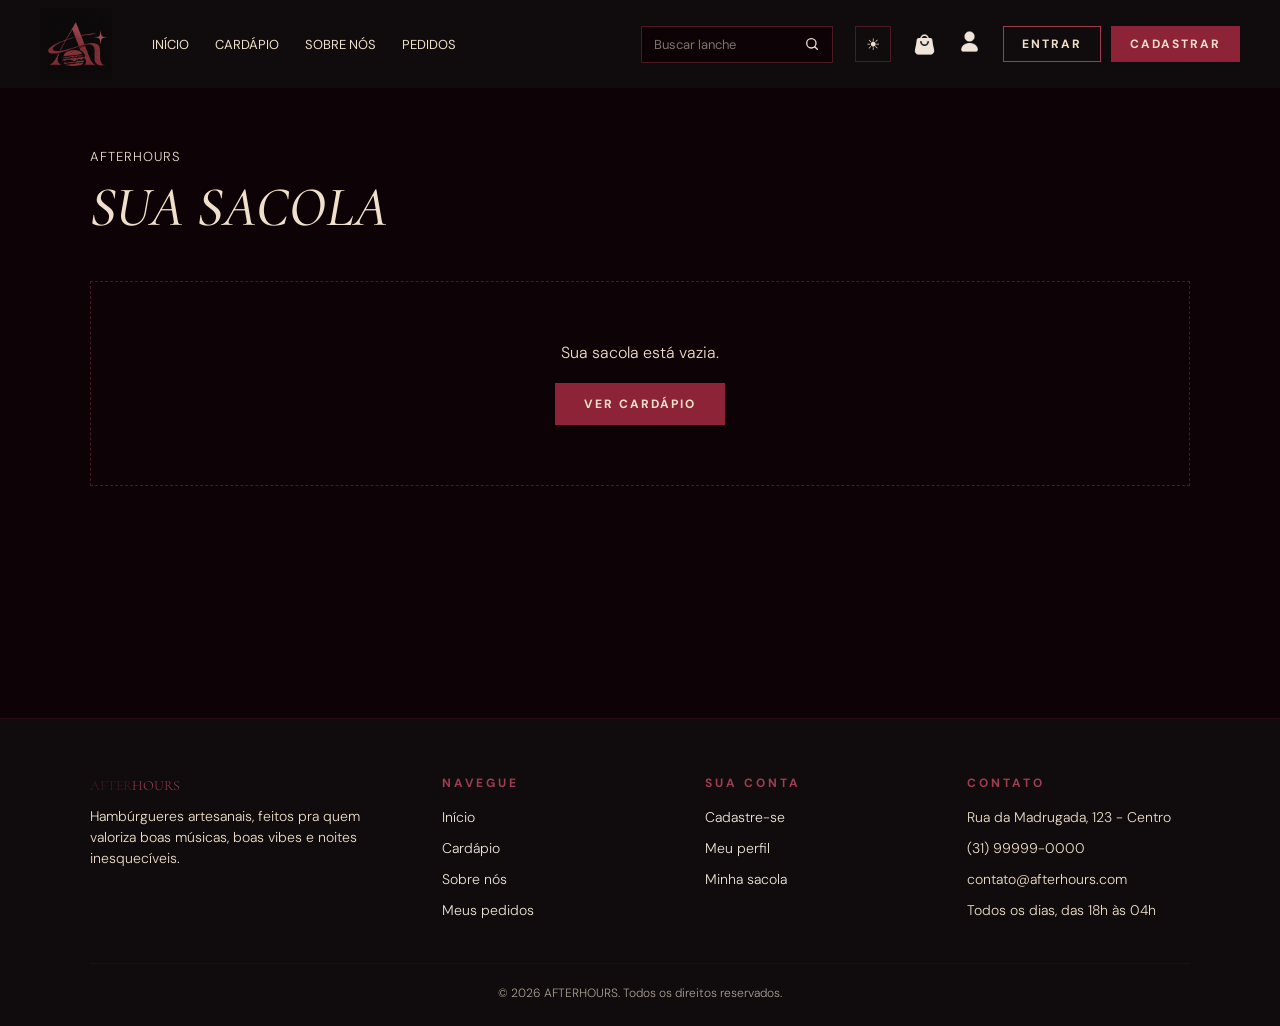
<file: sacola.html>
<!DOCTYPE html>
<html lang="pt-BR">
<head>
    <meta charset="UTF-8">
    <meta name="viewport" content="width=device-width, initial-scale=1.0">
    <title>Sacola | AFTERHOURS</title>
    <link rel="stylesheet" href="style.css">
    <link rel="stylesheet" href="paginas.css">
    <link rel="stylesheet" href="tema.css">
    <script>try{document.documentElement.setAttribute("data-tema",localStorage.getItem("tema")==="\"claro\""?"claro":"escuro")}catch(e){}</script>
    <link rel="preconnect" href="https://fonts.googleapis.com">
    <link rel="preconnect" href="https://fonts.gstatic.com" crossorigin>
    <link href="https://fonts.googleapis.com/css2?family=DM+Sans:ital,opsz,wght@0,9..40,100..1000;1,9..40,100..1000&display=swap" rel="stylesheet">
    <link href="https://fonts.googleapis.com/css2?family=Cormorant+Garamond:ital,wght@0,300..700;1,300..700&display=swap" rel="stylesheet">
</head>
<body>
    <header class="header">
        <div class="header-container">
            <a href="index.html" class="logo">
                <img src="imgs/Logo.jpeg" alt="Logo" class="logoheader">
            </a>

            <nav class="nav-menu" id="nav-menu">
                <a href="index.html">INÍCIO</a>
                <a href="cardapio.html">CARDÁPIO</a>
                <a href="index.html#sobre">SOBRE NÓS</a>
                <a href="pedidos.html">PEDIDOS</a>
                <a href="perfil.html" class="so-mobile">PERFIL</a>
                <form class="form-busca busca-menu so-mobile" role="search">
                    <input type="search" name="q" placeholder="Buscar lanche" maxlength="40" aria-label="Buscar lanche">
                    <button type="submit" aria-label="Buscar"><svg width="16" height="16" viewBox="0 0 24 24" fill="none" stroke="currentColor" stroke-width="2" stroke-linecap="round"><circle cx="11" cy="11" r="7"></circle><path d="M20 20l-4-4"></path></svg></button>
                </form>
                <div class="conta conta-mobile so-mobile">
                    <button type="button" class="botao-entrar" data-abrir-login>ENTRAR</button>
                    <a href="cadastro.html" class="botao-cadastrar">CADASTRAR</a>
                </div>
            </nav>

            <div class="header-icons">
                <form class="form-busca busca-topo" role="search">
                    <input type="search" name="q" placeholder="Buscar lanche" maxlength="40" aria-label="Buscar lanche">
                    <button type="submit" aria-label="Buscar"><svg width="16" height="16" viewBox="0 0 24 24" fill="none" stroke="currentColor" stroke-width="2" stroke-linecap="round"><circle cx="11" cy="11" r="7"></circle><path d="M20 20l-4-4"></path></svg></button>
                </form>
                <button type="button" class="botao-tema" data-tema-botao aria-label="Alternar modo claro e escuro">☀</button>
                <a href="sacola.html" class="icone-sacola">
                    <img src="imgs/carrin.png" alt="Sacola">
                    <span class="contador zero" data-contador>0</span>
                </a>
                <a href="perfil.html" class="icone-perfil">
                    <img src="imgs/user.png" alt="Perfil">
                </a>
                <div class="conta conta-desktop">
                    <button type="button" class="botao-entrar" data-abrir-login>ENTRAR</button>
                    <a href="cadastro.html" class="botao-cadastrar">CADASTRAR</a>
                </div>
            </div>

            <button class="menu-toggle" id="menu-toggle" aria-label="Abrir menu">
                <span></span>
                <span></span>
                <span></span>
            </button>
        </div>
    </header>

    <main class="pagina">
        <p class="subtitulo">AFTERHOURS</p>
        <h1 class="titulo">SUA SACOLA</h1>

        <div class="sacola-grade" id="conteudo-sacola">
            <div id="itens-sacola"></div>

            <aside class="resumo">
                <h2 class="resumo-titulo">RESUMO DO PEDIDO</h2>
                <div class="linha-resumo"><span>Subtotal</span><span id="subtotal"></span></div>
                <div class="linha-resumo"><span>Entrega</span><span id="entrega"></span></div>
                <p class="dica" id="dica-entrega"></p>
                <div class="linha-resumo linha-total"><span>Total</span><span id="total"></span></div>

                <form id="form-pedido" novalidate>
                    <label class="campo">
                        <span>Forma de pagamento</span>
                        <select name="pagamento">
                            <option value="Pix">Pix</option>
                            <option value="Cartão de crédito">Cartão de crédito</option>
                            <option value="Cartão de débito">Cartão de débito</option>
                            <option value="Dinheiro">Dinheiro</option>
                        </select>
                    </label>
                    <label class="campo">
                        <span>Observações</span>
                        <textarea name="obs" id="obs" rows="3" maxlength="120" placeholder="Ex: sem cebola"></textarea>
                        <small class="contagem" id="contagem-obs">0/120</small>
                    </label>
                    <div class="endereco" id="endereco-entrega"></div>
                    <button type="submit" class="botao">FINALIZAR PEDIDO</button>
                </form>
            </aside>
        </div>

        <div class="vazio" id="sacola-vazia" hidden>
            <p>Sua sacola está vazia.</p>
            <a href="cardapio.html" class="botao botao-pequeno">VER CARDÁPIO</a>
        </div>
    </main>

    <div id="rodape"></div>

    <script src="produtos.js"></script>
    <script src="dados.js"></script>
    <script src="mascaras.js"></script>
    <script src="script.js"></script>
    <script src="sacola.js"></script>
</body>
</html>
</file>
<file: style.css>
*{
    margin: 0;
    padding: 0;
    box-sizing: border-box;
}

body{
    background-color: #0F0004;
}

.header {
    width: 100%;
    height: 88px;
    background-color: #100c0d;
    position: relative;
    z-index: 1000;
}

.header-container {
    width: 100%;
    height: 100%;
    padding: 0 40px;
    display: flex;
    align-items: center;
}

.logo {
    display: flex;
    align-items: center;
    margin-right: 40px;
}

.nav-menu {
    display: flex;
    align-items: center;
    gap: 30px;
}

.nav-menu a {
    color: #f0dfca;
    font-size: 13px;
    text-decoration: none;
    font-weight: 400;
    transition: 0.2s;
}

.nav-menu a:hover {
    opacity: 0.7;
}

.nav-menu a.active {
    text-decoration: underline;
    text-underline-offset: 4px;
}

.header-icons {
    display: flex;
    align-items: center;
    gap: 65px;
    margin-left: auto;
}

.header-icons img {
    width: 23px;
    height: 23px;
    object-fit: contain;
}

.menu-toggle {
    display: none;
    background: none;
    border: none;
    cursor: pointer;
    padding: 8px;
}

@media (max-width: 768px) {

    .header {
        height: 75px;
    }

    .header-container {
        padding: 0 20px;
    }

    .logo {
        margin-right: 0;
    }

    .logo img {
        height: 48px;
    }

    .nav-menu {
        position: absolute;
        top: 100%;
        left: 0;
        width: 100%;

        background-color: #100c0d;

        display: flex;
        flex-direction: column;
        align-items: flex-start;
        gap: 0;

        max-height: 0;
        overflow: hidden;
        opacity: 0;

        transition: max-height 0.3s ease, opacity 0.3s ease;
    }

    .nav-menu a {
        width: 100%;
        padding: 18px 25px;
        font-size: 14px;
    }

    .nav-menu.active {
        max-height: 250px;
        opacity: 1;
    }

    .header-icons {
        display: none;
    }

    .menu-toggle {
        display: flex;
        flex-direction: column;
        gap: 6px;
        margin-left: auto;
    }

    .menu-toggle span {
        width: 25px;
        height: 2px;
        background-color: #e9e1d6;
        transition: 0.3s;
    }

    .menu-toggle.active span:nth-child(1) {
        transform: translateY(8px) rotate(45deg);
    }

    .menu-toggle.active span:nth-child(2) {
        opacity: 0;
    }

    .menu-toggle.active span:nth-child(3) {
        transform: translateY(-8px) rotate(-45deg);
    }
}
.logoheader{
    height: 8vh;
     
}

.lula{
    width: 100vh;
}

a{
    text-decoration: none;
    color: #F0E5D8;
    font-family: "DM Sans", sans-serif;
    font-weight: 250;
    font-size: 16px;
}

@media (max-width: 768px) {
    a {
        font-size: 12px;
    }
}

.banner-container{
    background-image: var(--banner);   
    background-position:center;
    background-repeat: no-repeat;
    background-size: cover;
    height: 80vh;
    width: 100%;
    padding-left: 10vh;
    padding-right: 10vh;
}

.banner-container h1{
    font-family: "Cormorant Garamond", serif;
    font-size: 148px;
    font-weight: 600;
}

.banner-container p{
    font-family: "DM Sans", sans-serif;
    font-size: 24px;
    color: var(--texto);
    font-weight: 300;
}

.banner-container h2{
    font-family: "Cormorant Garamond", serif;
    color: var(--texto);
    font-size: 72px;
    font-weight: 500;
}

.corzinha1{
    color: #4B1922;
}

.corzinha2{
    color: #9F3D4F;
}

.banner-container button{
    color: #f0dfca;
    border: none;
    width: 35vh;
    height: 7vh;
    font-weight: 750;
    background-color:#8D2336;
    letter-spacing: 4px;
}
.banner-container button span{
    margin-left: 4vh;
}

.br-mobile {
    display: none;
}

@media (max-width: 768px) {
    .banner-container {
        height: auto;
        min-height: 60vh;
        padding: 6vh 6vw;
        box-sizing: border-box;
        background-position: 40%;
    }

    .br-mobile {
        display: inline;
    }

    .banner-container h1 {
        font-size: 52px;
        line-height: 1;
        margin: 0 0 16px;
        font-family: "Cormorant Garamond", serif;
        font-weight: 600;
    }

    .banner-container h2 {
        font-size: 36px;
        line-height: 1.1;
        margin: 0;
        font-family: "Cormorant Garamond", serif;
        font-weight: 500;
    }

    .banner-container p {
        font-size: 18px;
        line-height: 1.5;
    }

    .banner-container p br:not(.br-mobile) {
        display: none;
    }

    .banner-container button {
        width: 100%;
        max-width: 220px;
        height: 56px;
        font-size: 14px;
        letter-spacing: 2px;
    }

    .banner-container button span {
        margin-left: 12px;
    }
}

.favoritos,
.sobre {
    background-color: #0d0306;
    color: #f0dfca;
    font-family: "DM Sans", sans-serif;
    padding: 80px 10vh;
    box-sizing: border-box;
}

.favoritos {
    border-bottom: 1px solid #2a0d13;
}

.subtitulo {
    font-size: 13px;
    font-weight: 300;
    letter-spacing: 1px;
    margin: 0 0 8px;
}

.titulo {
    font-size: 56px;
    font-weight: 500;
    font-style: italic;
    margin: 0 0 40px;
    font-family:"Cormorant Garamond", serif;
}

.lista-favoritos {
    display: grid;
    grid-template-columns: 1.6fr 1fr 1fr 1fr;
    gap: 24px;
    align-items: start;
}

.card {
    position: relative;
    border: 1px solid #4B1922;
    background-color: #12060a;
    padding: 16px;
    box-sizing: border-box;
}

.card-destaque {
    border-color: #9F3D4F;
    background-color: #1a0810;
}

.etiqueta {
    position: absolute;
    top: 28px;
    left: 28px;
    z-index: 1;
    background-color: #8D2336;
    color: #f0dfca;
    font-size: 12px;
    font-weight: 700;
    letter-spacing: 2px;
    padding: 8px 14px;
}

.imagem {
    width: 100%;
    aspect-ratio: 1 / 1;
    background-color: #1f0a10;
    overflow: hidden;
}

.card-destaque .imagem {
    aspect-ratio: 4 / 4;
}

.imagem img {
    width: 100%;
    height: 100%;
    object-fit: cover;
    display: block;
}

.nome {
    font-size: 18px;
    font-weight: 700;
    letter-spacing: 1px;
    text-align: center;
    margin: 16px 0 6px;
}

.card-destaque .nome {
    font-size: 24px;
}

.preco {
    color: #9F3D4F;
    font-size: 20px;
    font-weight: 700;
    text-align: center;
    margin: 0 0 12px;
}

.descricao {
    font-size: 14px;
    font-weight: 300;
    line-height: 1.5;
    text-align: center;
    margin: 0;
}

.botao-cardapio {
    display: block;
    width: 100%;
    max-width: 600px;
    height: 56px;
    margin: 48px auto 0;
    border: none;
    background-color: #8D2336;
    color: #f0dfca;
    font-weight: 750;
    font-size: 13px;
    letter-spacing: 4px;
    cursor: pointer;
}

.botao-cardapio span {
    margin-left: 16px;
}

.sobre-grid {
    display: grid;
    grid-template-columns: 1.4fr 1fr 1fr;
    gap: 40px;
    align-items: center;
    margin-top: 48px;
}

.imagem-sobre {
    aspect-ratio: 4 / 3;
    border: 2px solid #2a0d13;
    opacity: var(--opacidade-imagem);
}

.sobre-grid .imagem-sobre:last-child {
    aspect-ratio: 1 / 1;
}

.sobre-marca {
    font-size: 12px;
    font-style: italic;
    font-weight: 300;
    margin: 0 0 16px;
}

.sobre-titulo {
    font-size: 32px;
    font-style: italic;
    font-weight: 300;
    line-height: 1.3;
    margin: 0 0 24px;
}

.destaque {
    color: #9F3D4F;
}

.sobre-descricao {
    font-size: 13px;
    font-weight: 300;
    line-height: 1.6;
    margin: 0 0 24px;
}

.sobre-link {
    color: #9F3D4F;
    font-size: 12px;
    font-weight: 700;
    letter-spacing: 1px;
    text-decoration: underline;
}

@media (max-width: 1024px) {
    .lista-favoritos {
        grid-template-columns: 1fr 1fr;
    }

    .card-destaque {
        grid-column: 1 / -1;
    }

    .card-destaque .imagem {
        aspect-ratio: 16 / 10;
    }

    .sobre-grid {
        grid-template-columns: 1fr 1fr;
    }

    .sobre-texto {
        grid-column: 1 / -1;
        order: -1;
    }
}

@media (max-width: 768px) {
    .favoritos,
    .sobre {
        padding: 48px 6vw;
    }

    .titulo {
        font-family: "Cormorant Garamond", serif;
        font-size: 40px;
    }

    .lista-favoritos {
        grid-template-columns: 1fr;
    }

    .card-destaque .imagem {
        aspect-ratio: 1 / 1;
    }

    .sobre-grid {
        grid-template-columns: 1fr;
    }

    .sobre-texto {
        order: 0;
    }

    .sobre-grid .imagem-sobre:last-child {
        aspect-ratio: 4 / 3;
    }

    .sobre-titulo {
        font-size: 28px;
    }

    .botao-cardapio {
        max-width: 100%;
        letter-spacing: 2px;
    }
}
</file>
<file: paginas.css>
html {
    scroll-behavior: smooth;
}

[hidden] {
    display: none !important;
}

.header-icons {
    gap: 22px;
}

.nav-menu {
    gap: 26px;
}

.icone-sacola {
    position: relative;
    display: flex;
}

.contador {
    position: absolute;
    top: -8px;
    right: -10px;
    min-width: 18px;
    height: 18px;
    padding: 0 4px;
    border-radius: 9px;
    background-color: #8D2336;
    color: #f0dfca;
    font-family: "DM Sans", sans-serif;
    font-size: 11px;
    font-weight: 700;
    display: flex;
    align-items: center;
    justify-content: center;
}

.contador.zero {
    display: none;
}

.form-busca {
    border: 1px solid #4B1922;
    background-color: #0d0306;
}

.busca-topo {
    display: flex;
    align-items: center;
}

.form-busca input {
    background: transparent;
    border: none;
    outline: none;
    color: #f0dfca;
    font-family: "DM Sans", sans-serif;
    font-size: 13px;
    padding: 9px 12px;
    width: 150px;
}

.form-busca input::placeholder {
    color: #f0dfca;
    opacity: 0.5;
}

.form-busca button {
    background: none;
    border: none;
    color: #f0dfca;
    cursor: pointer;
    padding: 0 12px;
    display: flex;
    align-items: center;
}

.conta {
    display: flex;
    align-items: center;
    gap: 10px;
}

.ola {
    color: #f0dfca;
    font-family: "DM Sans", sans-serif;
    font-size: 13px;
    font-weight: 300;
    white-space: nowrap;
}

.botao-entrar,
.botao-cadastrar {
    font-family: "DM Sans", sans-serif;
    font-size: 12px;
    font-weight: 700;
    letter-spacing: 2px;
    color: #f0dfca;
    padding: 9px 18px;
    cursor: pointer;
    white-space: nowrap;
    border: 1px solid #9F3D4F;
    background-color: transparent;
    transition: 0.2s;
}

.botao-cadastrar {
    background-color: #8D2336;
    border-color: #8D2336;
}

.botao-entrar:hover,
.botao-cadastrar:hover {
    opacity: 0.8;
}

.so-mobile {
    display: none;
}

.pagina {
    background-color: var(--fundo);
    color: var(--texto);
    font-family: "DM Sans", sans-serif;
    padding: 60px 10vh;
    min-height: 70vh;
}

.botao {
    display: inline-flex;
    align-items: center;
    justify-content: center;
    width: 100%;
    height: 52px;
    padding: 0 28px;
    border: 1px solid #8D2336;
    background-color: #8D2336;
    color: #f0dfca;
    font-family: "DM Sans", sans-serif;
    font-size: 13px;
    font-weight: 750;
    letter-spacing: 3px;
    cursor: pointer;
    transition: 0.2s;
}

.botao:hover {
    background-color: #9F3D4F;
    border-color: #9F3D4F;
}

.botao-claro {
    background-color: transparent;
    border-color: #9F3D4F;
}

.botao-pequeno {
    width: auto;
    height: 42px;
    font-size: 12px;
    letter-spacing: 2px;
}

.campo {
    display: flex;
    flex-direction: column;
    gap: 6px;
    margin-bottom: 6px;
}

.campo > span {
    font-size: 12px;
    font-weight: 400;
    letter-spacing: 1px;
    text-transform: uppercase;
}

.campo input,
.campo select,
.campo textarea {
    width: 100%;
    padding: 12px 14px;
    background-color: var(--fundo);
    border: 1px solid var(--borda);
    color: var(--texto);
    font-family: "DM Sans", sans-serif;
    font-size: 15px;
    outline: none;
}

.campo textarea {
    resize: vertical;
}

.campo input:focus,
.campo select:focus,
.campo textarea:focus {
    border-color: var(--destaque);
}

.campo input.invalido {
    border-color: var(--erro);
}

.campo input[readonly] {
    opacity: 0.55;
    cursor: not-allowed;
}

.erro {
    display: block;
    min-height: 16px;
    color: var(--erro);
    font-family: "DM Sans", sans-serif;
    font-size: 12px;
}

.contagem {
    font-size: 11px;
    text-align: right;
    opacity: 0.6;
}

.link-botao {
    background: none;
    border: none;
    color: var(--destaque);
    font-family: "DM Sans", sans-serif;
    font-size: inherit;
    font-weight: 700;
    text-decoration: underline;
    cursor: pointer;
}

.modal {
    position: fixed;
    top: 0;
    left: 0;
    width: 100%;
    height: 100%;
    background-color: rgba(0, 0, 0, 0.75);
    display: none;
    align-items: center;
    justify-content: center;
    padding: 20px;
    z-index: 2000;
}

.modal.aberto {
    display: flex;
}

.modal-caixa {
    position: relative;
    width: 100%;
    max-width: 400px;
    max-height: 90vh;
    overflow: auto;
    padding: 36px 32px;
    background-color: var(--superficie);
    border: 1px solid var(--borda);
    color: var(--texto);
    font-family: "DM Sans", sans-serif;
}

.modal-fechar {
    position: absolute;
    top: 8px;
    right: 14px;
    background: none;
    border: none;
    color: var(--texto);
    font-size: 30px;
    cursor: pointer;
}

.modal-titulo {
    font-family: "Cormorant Garamond", serif;
    font-size: 36px;
    font-weight: 500;
    font-style: italic;
    margin-bottom: 24px;
}

.modal-rodape {
    margin-top: 20px;
    font-size: 13px;
    font-weight: 300;
    text-align: center;
}

.modal-rodape a {
    color: var(--destaque);
    font-size: 13px;
    font-weight: 700;
    text-decoration: underline;
}

.aviso {
    position: fixed;
    bottom: 24px;
    left: 50%;
    transform: translateX(-50%);
    max-width: 90vw;
    padding: 14px 24px;
    background-color: #8D2336;
    color: #f0dfca;
    font-family: "DM Sans", sans-serif;
    font-size: 14px;
    text-align: center;
    box-shadow: 0 6px 24px rgba(0, 0, 0, 0.5);
    z-index: 3000;
}

.vazio {
    grid-column: 1 / -1;
    text-align: center;
    padding: 60px 20px;
    border: 1px dashed var(--borda);
    font-size: 16px;
    font-weight: 300;
}

.vazio p {
    margin-bottom: 20px;
}

.vazio .botao:only-child {
    margin: 0;
}

.caixa-form {
    max-width: 820px;
    margin: 0 auto;
    padding: 40px;
    background-color: var(--superficie);
    border: 1px solid var(--borda);
}

.secao {
    margin: 28px 0 16px;
    padding-bottom: 8px;
    border-bottom: 1px solid var(--borda-suave);
    color: var(--destaque);
    font-size: 12px;
    font-weight: 700;
    letter-spacing: 3px;
}

.secao:first-child {
    margin-top: 0;
}

.grade-form {
    display: grid;
    grid-template-columns: 1fr 1fr;
    gap: 4px 24px;
    margin-bottom: 24px;
}

.campo-inteiro {
    grid-column: 1 / -1;
}

.form-rodape {
    margin-top: 20px;
    font-size: 14px;
    font-weight: 300;
    text-align: center;
}

.saudacao {
    font-family: "Cormorant Garamond", serif;
    font-size: 32px;
    font-style: italic;
    font-weight: 500;
}

.saudacao-info {
    margin: 4px 0 28px;
    font-size: 14px;
    font-weight: 300;
    opacity: 0.8;
}

.acoes {
    display: flex;
    flex-wrap: wrap;
    gap: 16px;
}

.acoes .botao {
    flex: 1 1 220px;
    width: auto;
}

.ferramentas {
    display: flex;
    flex-wrap: wrap;
    align-items: center;
    gap: 16px;
    margin-bottom: 24px;
}

.campo-busca {
    flex: 1 1 280px;
}

.campo-busca input,
.seletor {
    width: 100%;
    padding: 14px 16px;
    background-color: var(--superficie);
    border: 1px solid var(--borda);
    color: var(--texto);
    font-family: "DM Sans", sans-serif;
    font-size: 15px;
    outline: none;
}

.seletor {
    width: auto;
}

.campo-busca input:focus,
.seletor:focus {
    border-color: var(--destaque);
}

.filtros {
    display: flex;
    flex-wrap: wrap;
    gap: 8px;
}

.filtro {
    padding: 13px 18px;
    background-color: transparent;
    border: 1px solid var(--borda);
    color: var(--texto);
    font-family: "DM Sans", sans-serif;
    font-size: 12px;
    font-weight: 700;
    letter-spacing: 2px;
    cursor: pointer;
    transition: 0.2s;
}

.filtro.ativo {
    background-color: #8D2336;
    border-color: #8D2336;
}

.resultado {
    margin-bottom: 24px;
    font-size: 13px;
    font-weight: 300;
    opacity: 0.7;
}

.lista-produtos {
    display: grid;
    grid-template-columns: repeat(auto-fill, minmax(240px, 1fr));
    gap: 24px;
}

.lista-produtos .card {
    display: flex;
    flex-direction: column;
}

.lista-produtos .descricao {
    flex: 1;
    margin-bottom: 16px;
}

.lista-produtos .botao {
    width: 100%;
}

.sacola-grade {
    display: grid;
    grid-template-columns: 1.6fr 1fr;
    gap: 32px;
    align-items: start;
}

.item-sacola {
    display: grid;
    grid-template-columns: 90px 1fr auto;
    gap: 16px;
    align-items: center;
    margin-bottom: 16px;
    padding: 14px;
    background-color: var(--superficie);
    border: 1px solid var(--borda);
}

.miniatura {
    width: 90px;
    height: 90px;
    background-color: var(--imagem-fundo);
    overflow: hidden;
}

.miniatura img {
    width: 100%;
    height: 100%;
    object-fit: cover;
    display: block;
}

.item-info .nome {
    text-align: left;
    margin: 0 0 4px;
    font-size: 16px;
}

.preco-un {
    color: var(--destaque);
    font-size: 14px;
    font-weight: 700;
}

.item-direita {
    display: flex;
    flex-direction: column;
    align-items: flex-end;
    gap: 10px;
}

.quantidade {
    display: flex;
    align-items: center;
}

.quantidade button {
    width: 34px;
    height: 34px;
    background-color: var(--fundo);
    border: 1px solid var(--borda);
    color: var(--texto);
    font-size: 18px;
    cursor: pointer;
}

.quantidade input {
    width: 44px;
    height: 34px;
    background-color: var(--fundo);
    border: 1px solid var(--borda);
    border-left: 0;
    border-right: 0;
    color: var(--texto);
    font-family: "DM Sans", sans-serif;
    font-size: 15px;
    text-align: center;
    outline: none;
}

.item-subtotal {
    font-size: 16px;
    font-weight: 700;
}

.remover {
    background: none;
    border: none;
    color: var(--destaque);
    font-family: "DM Sans", sans-serif;
    font-size: 12px;
    text-decoration: underline;
    cursor: pointer;
}

.resumo {
    position: sticky;
    top: 20px;
    padding: 28px;
    background-color: var(--superficie);
    border: 1px solid var(--borda);
}

.resumo-titulo {
    margin-bottom: 16px;
    color: var(--destaque);
    font-size: 12px;
    font-weight: 700;
    letter-spacing: 3px;
}

.linha-resumo {
    display: flex;
    justify-content: space-between;
    padding: 8px 0;
    font-size: 15px;
    font-weight: 300;
}

.linha-total {
    margin-bottom: 20px;
    padding-top: 16px;
    border-top: 1px solid var(--borda);
    font-size: 20px;
    font-weight: 700;
}

.dica {
    margin-bottom: 8px;
    color: var(--destaque);
    font-size: 12px;
}

.resumo .campo {
    margin-bottom: 12px;
}

.endereco {
    margin-bottom: 16px;
    padding: 12px;
    border: 1px dashed var(--borda);
    font-size: 13px;
    font-weight: 300;
    line-height: 1.6;
}

.endereco a {
    color: var(--destaque);
    font-size: 13px;
    font-weight: 700;
    text-decoration: underline;
}

.pedido {
    margin-bottom: 20px;
    background-color: var(--superficie);
    border: 1px solid var(--borda);
}

.pedido-topo,
.pedido-rodape {
    display: flex;
    flex-wrap: wrap;
    justify-content: space-between;
    align-items: center;
    gap: 12px;
    padding: 16px 20px;
}

.pedido-topo {
    border-bottom: 1px solid var(--borda-suave);
}

.pedido-rodape {
    border-top: 1px solid var(--borda-suave);
}

.pedido-numero {
    font-family: "Cormorant Garamond", serif;
    font-size: 26px;
    font-style: italic;
    font-weight: 500;
}

.pedido-data {
    font-size: 13px;
    font-weight: 300;
    opacity: 0.7;
}

.status {
    padding: 6px 12px;
    background-color: #4B1922;
    color: #f0dfca;
    font-size: 11px;
    font-weight: 700;
    letter-spacing: 2px;
}

.status-rota {
    background-color: #8a5a1c;
}

.status-entregue {
    background-color: #2c4a2f;
}

.pedido-corpo {
    padding: 16px 20px;
}

.linha-item {
    display: flex;
    justify-content: space-between;
    gap: 12px;
    padding: 6px 0;
    font-size: 14px;
    font-weight: 300;
}

.pedido-info {
    margin-top: 10px;
    font-size: 13px;
    font-weight: 300;
    opacity: 0.8;
}

.pedido-total {
    font-size: 18px;
}

.rodape {
    background-color: #100c0d;
    border-top: 1px solid #2a0d13;
    color: #f0dfca;
    font-family: "DM Sans", sans-serif;
    padding: 56px 10vh 24px;
}

.rodape-colunas {
    display: grid;
    grid-template-columns: 1.4fr 1fr 1fr 1fr;
    gap: 40px;
}

.rodape-marca {
    margin-bottom: 12px;
    font-family: "Cormorant Garamond", serif;
    font-size: 34px;
    font-weight: 600;
}

.rodape h4 {
    margin-bottom: 16px;
    color: #9F3D4F;
    font-size: 12px;
    font-weight: 700;
    letter-spacing: 3px;
}

.rodape p,
.rodape a {
    display: block;
    margin-bottom: 10px;
    font-size: 14px;
    font-weight: 300;
    line-height: 1.5;
}

.rodape a:hover {
    opacity: 0.7;
}

.rodape .rodape-fim {
    margin: 32px 0 0;
    padding-top: 20px;
    border-top: 1px solid #2a0d13;
    font-size: 12px;
    text-align: center;
    opacity: 0.7;
}

@media (min-width: 769px) and (max-width: 1100px) {
    .header-container {
        padding: 0 20px;
    }

    .logo {
        margin-right: 20px;
    }

    .nav-menu {
        gap: 18px;
    }

    .header-icons {
        gap: 12px;
    }

    .busca-topo {
        display: none;
    }

    .botao-entrar,
    .botao-cadastrar {
        padding: 8px 12px;
        letter-spacing: 1px;
    }
}

@media (max-width: 1024px) {
    .sacola-grade {
        grid-template-columns: 1fr;
    }

    .resumo {
        position: static;
    }

    .rodape-colunas {
        grid-template-columns: 1fr 1fr;
    }
}

@media (max-width: 768px) {
    .header-icons {
        display: flex;
        gap: 0;
        margin-left: auto;
    }

    .header-icons .busca-topo,
    .header-icons .conta,
    .header-icons .icone-perfil {
        display: none;
    }

    .menu-toggle {
        margin-left: 22px;
    }

    .nav-menu.active {
        max-height: 700px;
    }

    .nav-menu .so-mobile {
        display: flex;
    }

    .nav-menu .busca-menu {
        margin: 10px 25px;
    }

    .nav-menu .busca-menu input {
        flex: 1;
        width: 100%;
    }

    .nav-menu .conta-mobile {
        flex-wrap: wrap;
        padding: 14px 25px 22px;
    }

    .nav-menu .botao-cadastrar {
        width: auto;
        padding: 9px 18px;
        font-size: 12px;
    }

    .pagina {
        padding: 40px 6vw;
    }

    .caixa-form {
        padding: 24px 18px;
    }

    .grade-form {
        grid-template-columns: 1fr;
    }

    .modal-caixa {
        padding: 32px 22px;
    }

    .lista-produtos {
        gap: 16px;
    }

    .campo-busca,
    .seletor {
        flex: 1 1 100%;
        width: 100%;
    }

    .item-sacola {
        grid-template-columns: 70px 1fr;
    }

    .miniatura {
        width: 70px;
        height: 70px;
    }

    .item-direita {
        grid-column: 1 / -1;
        flex-direction: row;
        justify-content: space-between;
        align-items: center;
        flex-wrap: wrap;
    }

    .resumo {
        padding: 20px;
    }

    .rodape {
        padding: 40px 6vw 20px;
    }

    .rodape-colunas {
        grid-template-columns: 1fr;
        gap: 28px;
    }

    .acoes .botao {
        flex: 1 1 100%;
    }
}
</file>
<file: tema.css>
:root {
    --fundo-body: #0F0004;
    --fundo: #0d0306;
    --superficie: #12060a;
    --superficie-destaque: #1a0810;
    --imagem-fundo: #1f0a10;
    --borda: #4B1922;
    --borda-suave: #2a0d13;
    --texto: #f0dfca;
    --destaque: #9F3D4F;
    --erro: #e0707f;
    --banner: url(imgs/Banner.png);
    --opacidade-imagem: 0.3;
}

:root[data-tema="claro"] {
    --fundo-body: #f7efe4;
    --fundo: #f7efe4;
    --superficie: #ffffff;
    --superficie-destaque: #fff6ef;
    --imagem-fundo: #efe3d3;
    --borda: #d9c3ab;
    --borda-suave: #e0cfba;
    --texto: #2a0d13;
    --destaque: #8D2336;
    --erro: #b3263e;
    --banner: url(imgs/BannerTemaClaro.png);
    --opacidade-imagem: 1;
}

body {
    background-color: var(--fundo-body);
}

.favoritos,
.sobre {
    background-color: var(--fundo);
    color: var(--texto);
}

.favoritos {
    border-bottom-color: var(--borda-suave);
}

.card {
    background-color: var(--superficie);
    border-color: var(--borda);
}

.card-destaque {
    background-color: var(--superficie-destaque);
    border-color: var(--destaque);
}

.imagem {
    background-color: var(--imagem-fundo);
}

.imagem-sobre {
    border-color: var(--borda-suave);
}

.preco,
.destaque,
.sobre-link {
    color: var(--destaque);
}

.filtro.ativo {
    color: #f0dfca;
}

.botao-claro {
    color: var(--destaque);
}

.botao-claro:hover {
    color: #f0dfca;
}

.botao-tema {
    display: flex;
    align-items: center;
    justify-content: center;
    width: 36px;
    height: 36px;
    background: transparent;
    border: 1px solid #4B1922;
    color: #f0dfca;
    font-size: 16px;
    cursor: pointer;
    transition: 0.2s;
}

.botao-tema:hover {
    border-color: #9F3D4F;
}

@media (max-width: 768px) {
    .botao-tema {
        margin-right: 18px;
    }
}
</file>
